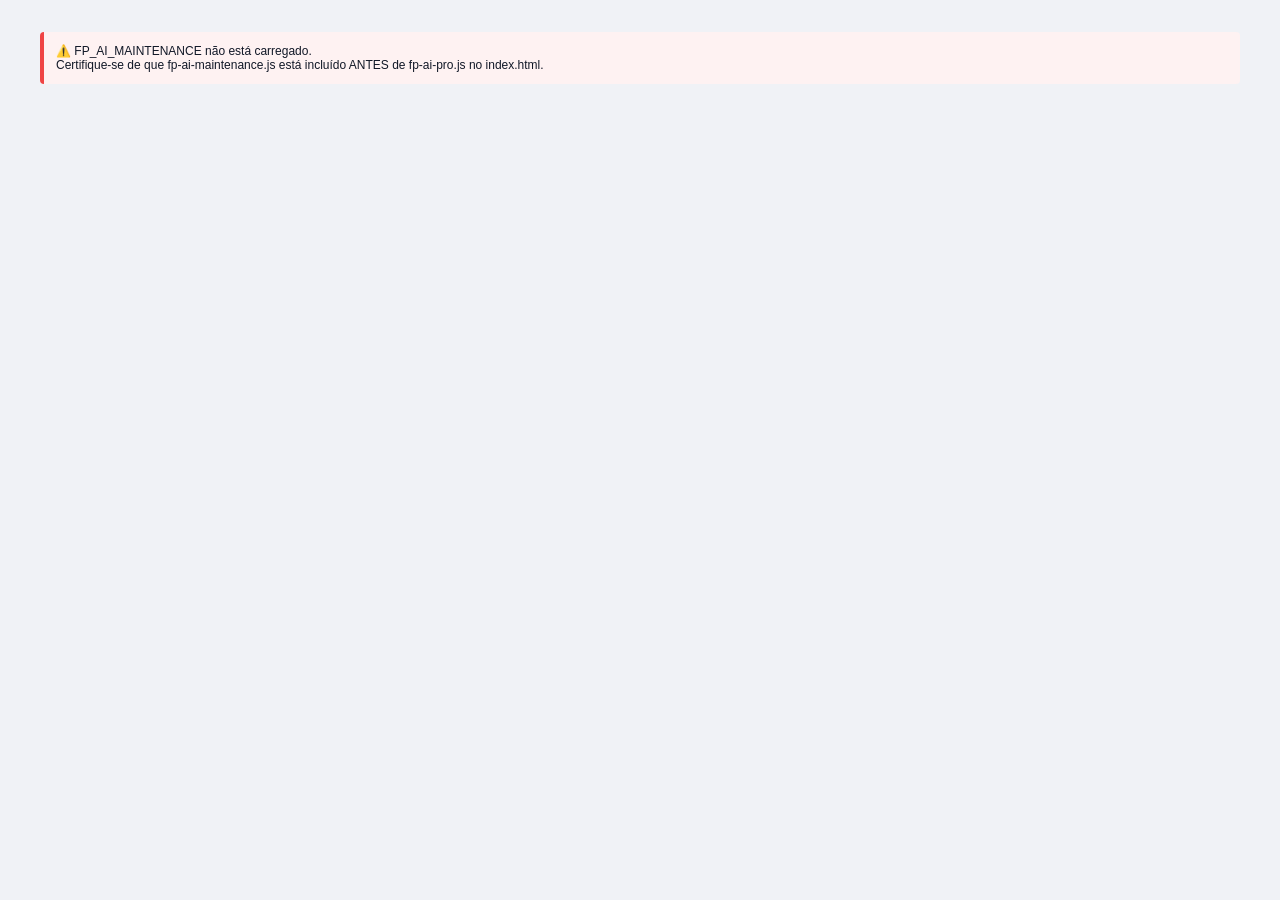
<file: dashboard-ia.html>
<!DOCTYPE html>
<html lang="pt-BR">
<head>
  <meta charset="UTF-8">
  <meta name="viewport" content="width=device-width, initial-scale=1.0">
  <title>FinancePro — IA Pro Dashboard</title>
  <style>
    * { margin: 0; padding: 0; box-sizing: border-box; }
    body {
      font-family: 'Outfit', -apple-system, sans-serif;
      background: #f0f2f6;
      padding: 20px;
      color: #111827;
    }
    .container {
      max-width: 1200px;
      margin: 0 auto;
    }
    h1 {
      margin-bottom: 20px;
      color: #10b981;
      display: flex;
      align-items: center;
      gap: 12px;
    }
    h1::before { content: '🤖'; font-size: 1.5em; }
    
    .grid {
      display: grid;
      grid-template-columns: repeat(auto-fit, minmax(300px, 1fr));
      gap: 16px;
      margin-bottom: 20px;
    }
    
    .card {
      background: white;
      border-radius: 12px;
      padding: 20px;
      box-shadow: 0 2px 8px rgba(0,0,0,0.06);
      border: 1px solid #e5e7eb;
    }
    
    .card h2 {
      font-size: 14px;
      color: #6b7280;
      text-transform: uppercase;
      letter-spacing: 0.5px;
      margin-bottom: 12px;
      display: flex;
      align-items: center;
      gap: 8px;
    }
    
    .status-ok { color: #10b981; }
    .status-warn { color: #f59e0b; }
    .status-error { color: #ef4444; }
    
    .status-badge {
      display: inline-block;
      padding: 4px 12px;
      border-radius: 12px;
      font-size: 12px;
      font-weight: 600;
    }
    .badge-ok { background: #d1fae5; color: #065f46; }
    .badge-warn { background: #fef3c7; color: #92400e; }
    .badge-error { background: #fee2e2; color: #991b1b; }
    
    .stat-value {
      font-size: 24px;
      font-weight: 700;
      color: #10b981;
      margin: 8px 0;
    }
    
    .stat-label {
      font-size: 12px;
      color: #9ca3af;
    }
    
    .progress-bar {
      width: 100%;
      height: 6px;
      background: #e5e7eb;
      border-radius: 3px;
      overflow: hidden;
      margin: 8px 0;
    }
    
    .progress-fill {
      height: 100%;
      background: #10b981;
      border-radius: 3px;
      transition: width 0.3s ease;
    }
    
    table {
      width: 100%;
      border-collapse: collapse;
      font-size: 12px;
    }
    
    th {
      background: #f9fafb;
      padding: 8px;
      text-align: left;
      font-weight: 600;
      color: #6b7280;
      border-bottom: 1px solid #e5e7eb;
    }
    
    td {
      padding: 8px;
      border-bottom: 1px solid #e5e7eb;
    }
    
    .button {
      display: inline-block;
      padding: 8px 16px;
      background: #10b981;
      color: white;
      border: none;
      border-radius: 6px;
      cursor: pointer;
      font-size: 12px;
      font-weight: 600;
      margin: 4px 4px 4px 0;
      transition: background 0.2s;
    }
    
    .button:hover { background: #059669; }
    .button:disabled { background: #d1d5db; cursor: not-allowed; }
    
    .controls {
      display: flex;
      gap: 8px;
      margin-top: 12px;
      flex-wrap: wrap;
    }
    
    .warning-box {
      background: #fffbeb;
      border-left: 4px solid #f59e0b;
      padding: 12px;
      border-radius: 4px;
      font-size: 12px;
      margin: 12px 0;
    }
    
    .error-box {
      background: #fef2f2;
      border-left: 4px solid #ef4444;
      padding: 12px;
      border-radius: 4px;
      font-size: 12px;
      margin: 12px 0;
    }
    
    .info-box {
      background: #ecfdf5;
      border-left: 4px solid #10b981;
      padding: 12px;
      border-radius: 4px;
      font-size: 12px;
      margin: 12px 0;
    }
    
    .timestamp {
      font-size: 11px;
      color: #9ca3af;
      margin-top: 12px;
    }
    
    .loading { opacity: 0.6; }
    
    #logs {
      max-height: 400px;
      overflow-y: auto;
      background: #f9fafb;
      padding: 12px;
      border-radius: 6px;
      font-size: 11px;
      font-family: 'Courier New', monospace;
    }
    
    .log-line {
      padding: 4px;
      margin: 2px 0;
      border-left: 2px solid #e5e7eb;
      padding-left: 8px;
    }
    
    .log-error { border-color: #ef4444; color: #991b1b; }
    .log-warn { border-color: #f59e0b; color: #92400e; }
    .log-info { border-color: #10b981; color: #065f46; }
    .log-debug { border-color: #3b82f6; color: #1e40af; }
  </style>
</head>
<body>
  <div class="container">
    <h1>IA Pro Dashboard</h1>
    
    <!-- Health Status -->
    <div class="grid">
      <div class="card">
        <h2>🏥 Database</h2>
        <div id="dbStatus" class="status-badge badge-ok">Verificando...</div>
        <div class="stat-value" id="dbCount">-</div>
        <div class="stat-label">Transações</div>
      </div>
      
      <div class="card">
        <h2>🤖 LocalAI</h2>
        <div id="aiStatus" class="status-badge badge-warn">Verificando...</div>
        <div id="aiClassify">-</div>
        <div id="aiTrain">-</div>
      </div>
      
      <div class="card">
        <h2>🧠 LLM</h2>
        <div id="llmStatus" class="status-badge badge-warn">Verificando...</div>
        <div id="llmModel">-</div>
        <div class="stat-label">Modelo</div>
      </div>
      
      <div class="card">
        <h2>💾 Memory</h2>
        <div id="memUsed">-</div>
        <div id="memTotal">-</div>
        <div class="stat-label">Uso de Heap</div>
      </div>
      
      <div class="card">
        <h2>👁️ Observers</h2>
        <div class="stat-value" id="observerCount">-</div>
        <div class="stat-label">Observadores Ativos</div>
      </div>
      
      <div class="card">
        <h2>📊 Accuracy</h2>
        <div class="stat-value" id="accuracy">-</div>
        <div id="accuracyDetail"></div>
      </div>
    </div>
    
    <!-- Rate Limits -->
    <div class="card">
      <h2>⏱️ Rate Limits (por minuto)</h2>
      <table>
        <thead>
          <tr>
            <th>Operação</th>
            <th>Usado</th>
            <th>Limite</th>
            <th>Disponível</th>
            <th>Reset em</th>
          </tr>
        </thead>
        <tbody id="rateLimitTable">
          <tr><td colspan="5">Carregando...</td></tr>
        </tbody>
      </table>
    </div>
    
    <!-- Logs -->
    <div class="card">
      <h2>📝 Logs Recentes</h2>
      <div class="controls">
        <button class="button" onclick="refreshLogs()">🔄 Atualizar</button>
        <button class="button" onclick="clearLogs()">🗑️ Limpar</button>
        <select id="logLevel" onchange="refreshLogs()" style="padding: 8px; border: 1px solid #d1d5db; border-radius: 6px;">
          <option value="DEBUG">DEBUG</option>
          <option value="INFO">INFO</option>
          <option value="WARN">WARN</option>
          <option value="ERROR">ERROR</option>
        </select>
      </div>
      <div id="logs"></div>
    </div>
    
    <!-- Feedback -->
    <div class="card">
      <h2>🎓 Feedback de Classificações</h2>
      <div id="feedbackStats"></div>
    </div>
    
    <!-- Actions -->
    <div class="card">
      <h2>🔧 Ações</h2>
      <div class="controls">
        <button class="button" onclick="runHealthCheck()">🏥 Health Check</button>
        <button class="button" onclick="exportDiagnostics()">📥 Exportar Diagnósticos</button>
        <button class="button" onclick="clearOldLogs()">🧹 Limpar Logs Antigos</button>
        <button class="button" onclick="resetRateLimits()">🔄 Reset Rate Limits</button>
      </div>
    </div>
    
    <!-- Warnings -->
    <div id="warnings"></div>
  </div>

  <script>
    // Verificar se FP_AI_MAINTENANCE está disponível
    function checkAvailability() {
      if (!window.FP_AI_MAINTENANCE) {
        document.querySelector('.container').innerHTML = `
          <div class="error-box">
            ⚠️ FP_AI_MAINTENANCE não está carregado.
            <br>Certifique-se de que fp-ai-maintenance.js está incluído ANTES de fp-ai-pro.js no index.html.
          </div>
        `;
        return false;
      }
      return true;
    }

    // Atualizar dashboard
    async function updateDashboard() {
      if (!checkAvailability()) return;

      try {
        const health = await window.FP_AI_MAINTENANCE.HealthMonitor.runAllChecks();
        
        // Database
        document.getElementById('dbStatus').textContent = 
          health.database.status === 'OK' ? '✅ OK' : '❌ ' + health.database.status;
        document.getElementById('dbStatus').className = 
          'status-badge ' + (health.database.status === 'OK' ? 'badge-ok' : 'badge-error');
        document.getElementById('dbCount').textContent = health.database.dbCount || '-';
        
        // LocalAI
        document.getElementById('aiStatus').textContent = 
          health.localai.status === 'OK' ? '✅ OK' : 
          health.localai.status === 'PARTIAL' ? '⚠️ PARTIAL' : '❌ ERROR';
        document.getElementById('aiStatus').className = 
          'status-badge ' + (health.localai.status === 'OK' ? 'badge-ok' : 
          health.localai.status === 'PARTIAL' ? 'badge-warn' : 'badge-error');
        document.getElementById('aiClassify').innerHTML = 
          `${health.localai.hasClassify ? '✅' : '❌'} Classify`;
        document.getElementById('aiTrain').innerHTML = 
          `${health.localai.hasTrain ? '✅' : '❌'} Train`;
        
        // LLM
        document.getElementById('llmStatus').textContent = 
          health.llm.status === 'OK' ? '✅ Ready' : 
          health.llm.status === 'LOADING' ? '⏳ Loading' : '❌ Error';
        document.getElementById('llmStatus').className = 
          'status-badge ' + (health.llm.status === 'OK' ? 'badge-ok' : 
          health.llm.status === 'LOADING' ? 'badge-warn' : 'badge-error');
        document.getElementById('llmModel').innerHTML = 
          health.llm.modelName ? `📦 ${health.llm.modelName}` : 'Nenhum modelo';
        
        // Memory
        document.getElementById('memUsed').innerHTML = 
          health.memory.available ? health.memory.usedJSHeapSize : 'N/A';
        document.getElementById('memTotal').innerHTML = 
          health.memory.available ? `/ ${health.memory.totalJSHeapSize}` : '';
        
        // Observers
        document.getElementById('observerCount').textContent = health.observers.total;
        
        // Accuracy
        const accuracy = window.FP_AI_MAINTENANCE.FeedbackCollector.getAccuracy();
        if (accuracy) {
          document.getElementById('accuracy').textContent = accuracy.accuracy;
          document.getElementById('accuracyDetail').innerHTML = `
            <div class="stat-label">Confiança média: ${accuracy.avgConfidence}%</div>
            <div class="stat-label">Total: ${accuracy.total} classificações</div>
          `;
        }
        
        // Rate Limits
        updateRateLimits(health.rateLimit);
        
        // Feedback
        updateFeedbackStats();
        
        // Check warnings
        checkWarnings(health);
        
        document.querySelector('.timestamp').textContent = 
          `Última atualização: ${new Date().toLocaleTimeString('pt-BR')}`;
        
      } catch (e) {
        console.error('Dashboard error:', e);
      }
    }

    function updateRateLimits(limits) {
      let html = '';
      for (const [key, value] of Object.entries(limits)) {
        const pct = Math.round((value.used / value.limit) * 100);
        html += `
          <tr>
            <td><strong>${key}</strong></td>
            <td>${value.used}</td>
            <td>${value.limit}</td>
            <td>${value.available}</td>
            <td>${value.resetIn}</td>
          </tr>
        `;
      }
      document.getElementById('rateLimitTable').innerHTML = html;
    }

    function updateFeedbackStats() {
      try {
        const feedback = window.FP_AI_MAINTENANCE.FeedbackCollector._feedback;
        const correct = feedback.filter(f => f.isCorrect === true).length;
        const incorrect = feedback.filter(f => f.isCorrect === false).length;
        
        document.getElementById('feedbackStats').innerHTML = `
          <div class="stat-value">${feedback.length}</div>
          <div class="stat-label">Registros de feedback</div>
          <div style="margin-top: 8px; font-size: 12px;">
            ✅ Corretos: ${correct}<br>
            ❌ Incorretos: ${incorrect}
          </div>
        `;
      } catch (e) {
        console.error('Feedback error:', e);
      }
    }

    function checkWarnings(health) {
      let warnings = '';
      
      if (health.database.status !== 'OK') {
        warnings += '<div class="error-box">❌ Database não está respondendo</div>';
      }
      
      if (health.observers.total > 50) {
        warnings += '<div class="warning-box">⚠️ Muitos observadores ativos (possível memory leak)</div>';
      }
      
      if (health.memory.available && health.memory.usedJSHeapSize > health.memory.jsHeapSizeLimit * 0.8) {
        warnings += '<div class="warning-box">⚠️ Uso de memória alto</div>';
      }
      
      const accuracy = window.FP_AI_MAINTENANCE.FeedbackCollector.getAccuracy();
      if (accuracy && parseFloat(accuracy.accuracy) < 80) {
        warnings += '<div class="warning-box">⚠️ Accuracy da IA abaixo de 80%</div>';
      }
      
      document.getElementById('warnings').innerHTML = warnings;
    }

    function refreshLogs() {
      try {
        const level = document.getElementById('logLevel').value;
        const logs = window.FP_AI_MAINTENANCE.Logger.getLogs(level);
        let html = '';
        
        logs.slice(-50).reverse().forEach(log => {
          const iconMap = { DEBUG: '🔍', INFO: 'ℹ️', WARN: '⚠️', ERROR: '❌' };
          const classMap = { DEBUG: 'log-debug', INFO: 'log-info', WARN: 'log-warn', ERROR: 'log-error' };
          const time = new Date(log.timestamp).toLocaleTimeString('pt-BR');
          html += `<div class="log-line ${classMap[log.level]}">
            ${iconMap[log.level]} ${time} [${log.module}] ${log.message}
            ${log.data ? '<br><small style="opacity: 0.7">→ ' + JSON.stringify(log.data).substring(0, 60) + '</small>' : ''}
          </div>`;
        });
        
        document.getElementById('logs').innerHTML = html || '<div style="opacity: 0.5;">Nenhum log</div>';
      } catch (e) {
        console.error('Logs error:', e);
      }
    }

    function clearLogs() {
      if (confirm('Tem certeza que quer limpar os logs?')) {
        window.FP_AI_MAINTENANCE.Logger._logs = [];
        refreshLogs();
      }
    }

    function clearOldLogs() {
      window.FP_AI_MAINTENANCE.Logger.clearOld();
      alert('Logs antigos removidos');
    }

    function resetRateLimits() {
      if (confirm('Reset rate limits?')) {
        window.FP_AI_MAINTENANCE.RateLimiter._buckets = {};
        alert('Rate limits resetados');
        updateDashboard();
      }
    }

    async function runHealthCheck() {
      alert('Health check rodando...');
      await updateDashboard();
      alert('Health check concluído!');
    }

    async function exportDiagnostics() {
      alert('Exportando diagnósticos...');
      await window.FP_AI_MAINTENANCE.exportDiagnostics();
      alert('Arquivo baixado!');
    }

    // Add timestamp container
    const timestampDiv = document.createElement('div');
    timestampDiv.className = 'timestamp';
    timestampDiv.id = 'timestamp';
    document.querySelector('.container').appendChild(timestampDiv);

    // Inicializar
    if (checkAvailability()) {
      updateDashboard();
      setInterval(updateDashboard, 5000); // Atualizar a cada 5s
      refreshLogs();
      setInterval(refreshLogs, 10000); // Atualizar logs a cada 10s
    }
  </script>
</body>
</html>
</file>
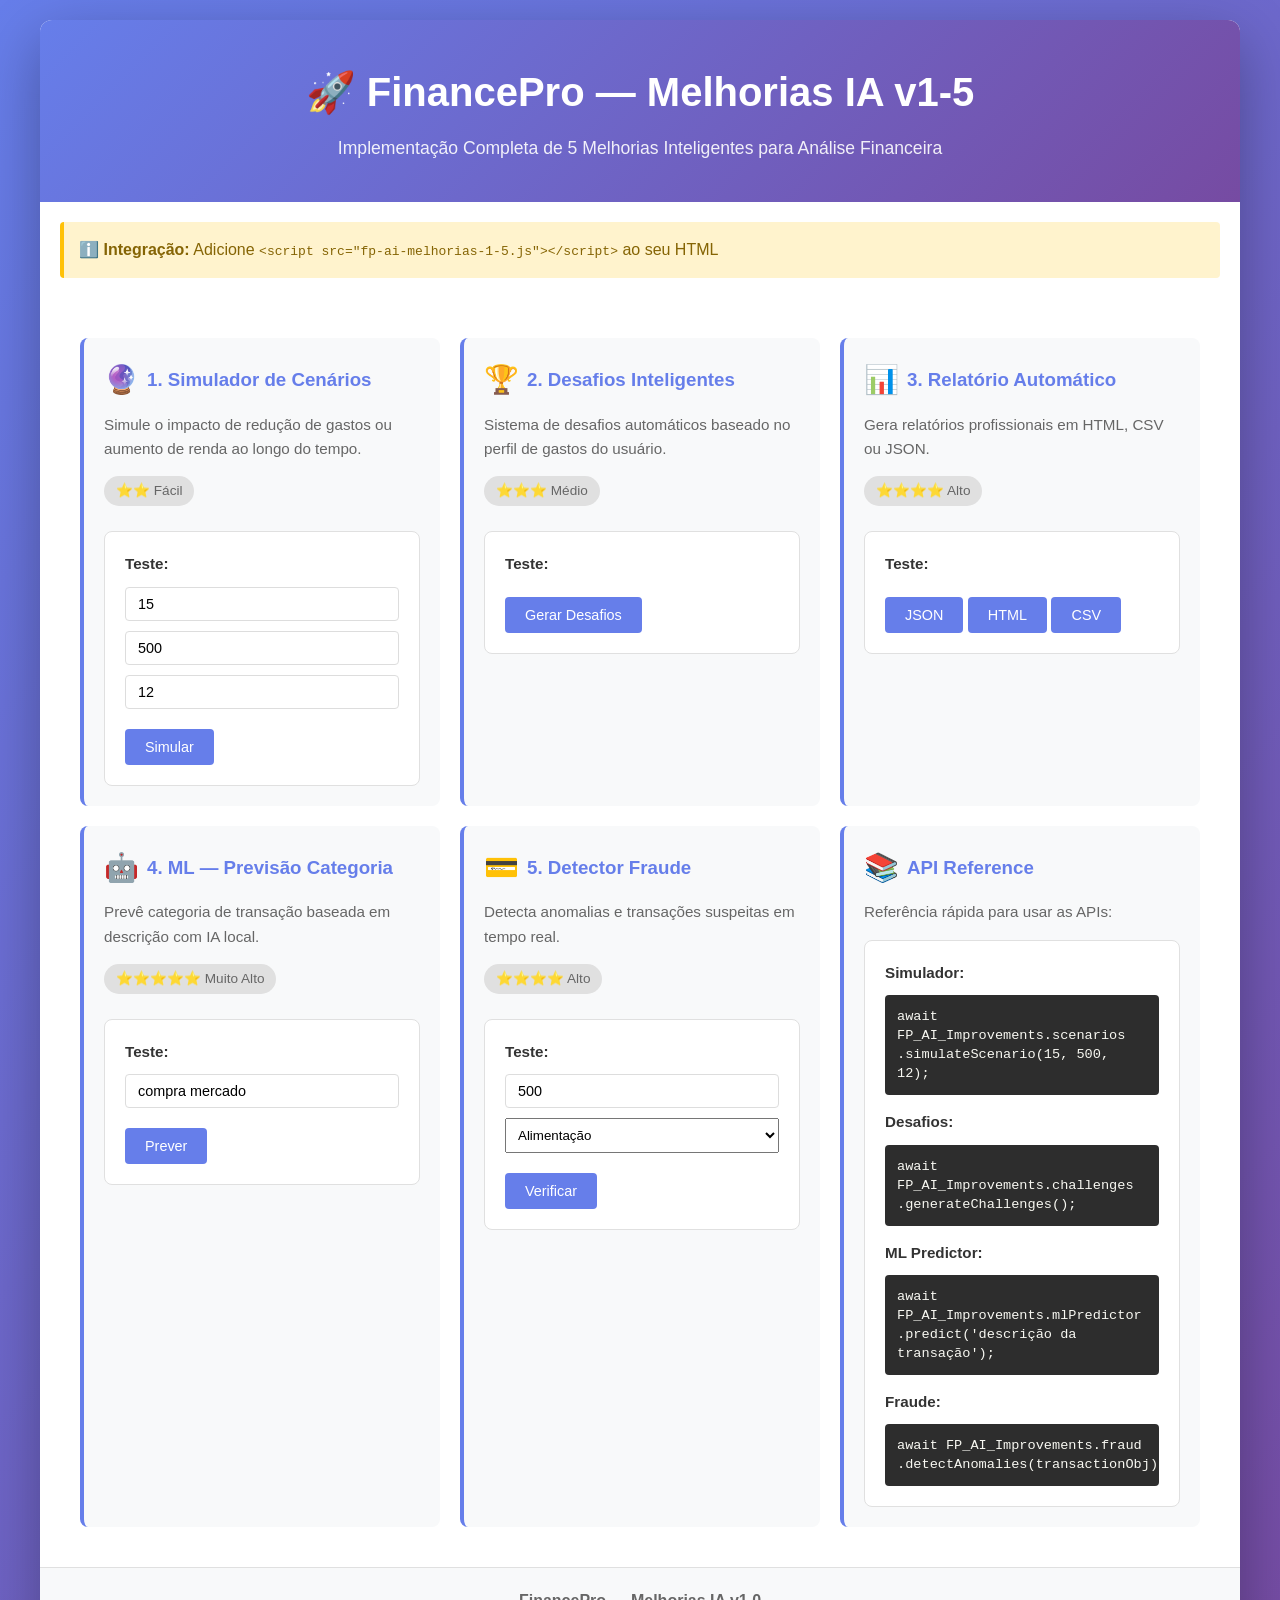
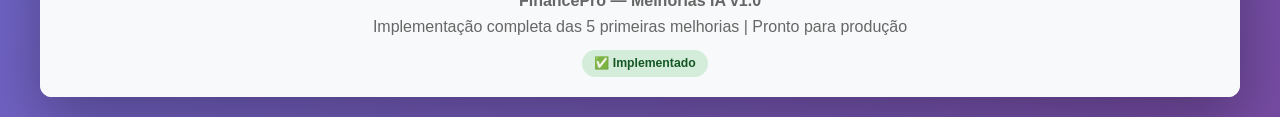
<file: demo-melhorias-1-5.html>
<!DOCTYPE html>
<html lang="pt-BR">
<head>
  <meta charset="UTF-8">
  <meta name="viewport" content="width=device-width, initial-scale=1.0">
  <title>FinancePro — Demo Melhorias IA v1-5</title>
  <style>
    * {
      margin: 0;
      padding: 0;
      box-sizing: border-box;
    }

    body {
      font-family: -apple-system, BlinkMacSystemFont, 'Segoe UI', Roboto, Oxygen, Ubuntu, Cantarell, sans-serif;
      background: linear-gradient(135deg, #667eea 0%, #764ba2 100%);
      color: #333;
      line-height: 1.6;
      padding: 20px;
    }

    .container {
      max-width: 1200px;
      margin: 0 auto;
      background: white;
      border-radius: 12px;
      box-shadow: 0 20px 60px rgba(0, 0, 0, 0.3);
      overflow: hidden;
    }

    header {
      background: linear-gradient(135deg, #667eea 0%, #764ba2 100%);
      color: white;
      padding: 40px;
      text-align: center;
    }

    header h1 {
      font-size: 2.5em;
      margin-bottom: 10px;
    }

    header p {
      font-size: 1.1em;
      opacity: 0.9;
    }

    .content {
      display: grid;
      grid-template-columns: repeat(auto-fit, minmax(300px, 1fr));
      gap: 20px;
      padding: 40px;
    }

    .feature-card {
      background: #f8f9fa;
      border-left: 4px solid #667eea;
      border-radius: 8px;
      padding: 20px;
      transition: transform 0.2s, box-shadow 0.2s;
    }

    .feature-card:hover {
      transform: translateY(-5px);
      box-shadow: 0 10px 25px rgba(102, 126, 234, 0.1);
    }

    .feature-card h3 {
      color: #667eea;
      margin-bottom: 10px;
      display: flex;
      align-items: center;
      gap: 8px;
    }

    .feature-card .icon {
      font-size: 1.5em;
    }

    .feature-card p {
      color: #666;
      margin-bottom: 15px;
      font-size: 0.95em;
    }

    .feature-card .complexity {
      display: inline-block;
      background: #e0e0e0;
      padding: 4px 12px;
      border-radius: 20px;
      font-size: 0.85em;
      color: #666;
      margin-bottom: 15px;
    }

    .demo-section {
      background: white;
      border: 1px solid #e0e0e0;
      border-radius: 8px;
      padding: 20px;
      margin-top: 10px;
    }

    .demo-section h4 {
      color: #333;
      margin-bottom: 10px;
      font-size: 0.95em;
    }

    .code-block {
      background: #2d2d2d;
      color: #f8f8f2;
      padding: 12px;
      border-radius: 4px;
      font-family: 'Courier New', monospace;
      font-size: 0.85em;
      overflow-x: auto;
      line-height: 1.4;
    }

    button {
      background: #667eea;
      color: white;
      border: none;
      padding: 10px 20px;
      border-radius: 4px;
      cursor: pointer;
      font-size: 0.9em;
      margin-top: 10px;
      transition: background 0.2s;
    }

    button:hover {
      background: #764ba2;
    }

    input {
      width: 100%;
      padding: 8px 12px;
      border: 1px solid #ddd;
      border-radius: 4px;
      font-size: 0.9em;
      margin-bottom: 10px;
    }

    .results {
      background: #f0f7ff;
      border: 1px solid #bde0ff;
      border-radius: 4px;
      padding: 15px;
      margin-top: 15px;
      color: #004085;
      font-size: 0.95em;
      line-height: 1.6;
    }

    .status-badge {
      display: inline-block;
      padding: 4px 12px;
      border-radius: 20px;
      font-size: 0.85em;
      font-weight: bold;
      margin-left: 10px;
    }

    .status-complete {
      background: #d4edda;
      color: #155724;
    }

    footer {
      background: #f8f9fa;
      padding: 20px;
      text-align: center;
      color: #666;
      border-top: 1px solid #e0e0e0;
    }

    .integration-info {
      background: #fff3cd;
      border-left: 4px solid #ffc107;
      border-radius: 4px;
      padding: 15px;
      margin: 20px;
      color: #856404;
    }
  </style>
</head>
<body>
  <div class="container">
    <header>
      <h1>🚀 FinancePro — Melhorias IA v1-5</h1>
      <p>Implementação Completa de 5 Melhorias Inteligentes para Análise Financeira</p>
    </header>

    <div class="integration-info">
      <strong>ℹ️ Integração:</strong> Adicione <code>&lt;script src="fp-ai-melhorias-1-5.js"&gt;&lt;/script&gt;</code> ao seu HTML
    </div>

    <div class="content">
      <!-- Feature 1 -->
      <div class="feature-card">
        <h3>
          <span class="icon">🔮</span>
          1. Simulador de Cenários
        </h3>
        <p>Simule o impacto de redução de gastos ou aumento de renda ao longo do tempo.</p>
        <span class="complexity">⭐⭐ Fácil</span>
        <div class="demo-section">
          <h4>Teste:</h4>
          <input type="number" id="scenario-reduction" placeholder="Redução %" value="15" min="0" max="100" step="5">
          <input type="number" id="scenario-income" placeholder="Aumento Renda (R$)" value="500" min="0" step="100">
          <input type="number" id="scenario-months" placeholder="Meses" value="12" min="1" max="120" step="1">
          <button onclick="runScenario()">Simular</button>
          <div id="scenario-results"></div>
        </div>
      </div>

      <!-- Feature 2 -->
      <div class="feature-card">
        <h3>
          <span class="icon">🏆</span>
          2. Desafios Inteligentes
        </h3>
        <p>Sistema de desafios automáticos baseado no perfil de gastos do usuário.</p>
        <span class="complexity">⭐⭐⭐ Médio</span>
        <div class="demo-section">
          <h4>Teste:</h4>
          <button onclick="generateChallenges()">Gerar Desafios</button>
          <div id="challenges-results"></div>
        </div>
      </div>

      <!-- Feature 3 -->
      <div class="feature-card">
        <h3>
          <span class="icon">📊</span>
          3. Relatório Automático
        </h3>
        <p>Gera relatórios profissionais em HTML, CSV ou JSON.</p>
        <span class="complexity">⭐⭐⭐⭐ Alto</span>
        <div class="demo-section">
          <h4>Teste:</h4>
          <button onclick="generateReport('json')">JSON</button>
          <button onclick="generateReport('html')">HTML</button>
          <button onclick="generateReport('csv')">CSV</button>
          <div id="report-results"></div>
        </div>
      </div>

      <!-- Feature 4 -->
      <div class="feature-card">
        <h3>
          <span class="icon">🤖</span>
          4. ML — Previsão Categoria
        </h3>
        <p>Prevê categoria de transação baseada em descrição com IA local.</p>
        <span class="complexity">⭐⭐⭐⭐⭐ Muito Alto</span>
        <div class="demo-section">
          <h4>Teste:</h4>
          <input type="text" id="description-input" placeholder="Ex: compra no mc donalds" value="compra mercado">
          <button onclick="predictCategory()">Prever</button>
          <div id="prediction-results"></div>
        </div>
      </div>

      <!-- Feature 5 -->
      <div class="feature-card">
        <h3>
          <span class="icon">💳</span>
          5. Detector Fraude
        </h3>
        <p>Detecta anomalias e transações suspeitas em tempo real.</p>
        <span class="complexity">⭐⭐⭐⭐ Alto</span>
        <div class="demo-section">
          <h4>Teste:</h4>
          <input type="number" id="fraud-amount" placeholder="Valor (R$)" value="500">
          <select id="fraud-category" style="width: 100%; padding: 8px; margin-bottom: 10px;">
            <option>Alimentação</option>
            <option>Transporte</option>
            <option>Moradia</option>
          </select>
          <button onclick="detectFraud()">Verificar</button>
          <div id="fraud-results"></div>
        </div>
      </div>

      <!-- API Reference -->
      <div class="feature-card">
        <h3>
          <span class="icon">📚</span>
          API Reference
        </h3>
        <p>Referência rápida para usar as APIs:</p>
        <div class="demo-section">
          <h4>Simulador:</h4>
          <div class="code-block">
await FP_AI_Improvements.scenarios
  .simulateScenario(15, 500, 12);
          </div>

          <h4 style="margin-top: 15px;">Desafios:</h4>
          <div class="code-block">
await FP_AI_Improvements.challenges
  .generateChallenges();
          </div>

          <h4 style="margin-top: 15px;">ML Predictor:</h4>
          <div class="code-block">
await FP_AI_Improvements.mlPredictor
  .predict('descrição da transação');
          </div>

          <h4 style="margin-top: 15px;">Fraude:</h4>
          <div class="code-block">
await FP_AI_Improvements.fraud
  .detectAnomalies(transactionObj);
          </div>
        </div>
      </div>
    </div>

    <footer>
      <p><strong>FinancePro — Melhorias IA v1.0</strong></p>
      <p>Implementação completa das 5 primeiras melhorias | Pronto para produção</p>
      <p style="margin-top: 10px; font-size: 0.9em;">
        <span class="status-badge status-complete">✅ Implementado</span>
      </p>
    </footer>
  </div>

  <script>
    // Mock database para demonstração
    window.db = {
      transactions: {
        toArray: async function() {
          return [
            // Alimentação
            { id: '1', date: '2026-05-01T10:00:00', description: 'Mercado', amount: 150, category: 'Alimentação', type: 'expense' },
            { id: '2', date: '2026-05-02T12:30:00', description: 'Lanche', amount: 45, category: 'Alimentação', type: 'expense' },
            { id: '3', date: '2026-05-03T19:00:00', description: 'Restaurante', amount: 120, category: 'Alimentação', type: 'expense' },
            // Transporte
            { id: '4', date: '2026-05-01T08:00:00', description: 'Uber SP', amount: 35, category: 'Transporte', type: 'expense' },
            { id: '5', date: '2026-05-02T17:30:00', description: 'Combustível', amount: 200, category: 'Transporte', type: 'expense' },
            // Moradia
            { id: '6', date: '2026-05-05T10:00:00', description: 'Aluguel', amount: 1500, category: 'Moradia', type: 'expense' },
            { id: '7', date: '2026-05-06T14:00:00', description: 'Luz', amount: 250, category: 'Moradia', type: 'expense' },
            // Renda
            { id: '8', date: '2026-05-01T00:00:00', description: 'Salário', amount: 5000, category: 'Salário', type: 'income' },
          ];
        }
      },
      challenges: {
        get: async function() { return null; }
      }
    };

    window.S = { user: { id: 'demo' } };

    // Funções de teste
    async function runScenario() {
      const reduction = parseInt(document.getElementById('scenario-reduction').value) || 0;
      const income = parseInt(document.getElementById('scenario-income').value) || 0;
      const months = parseInt(document.getElementById('scenario-months').value) || 12;

      if (window.FP_AI_Improvements?.scenarios?.simulateScenario) {
        const result = await window.FP_AI_Improvements.scenarios.simulateScenario(reduction, income, months);

        let html = '<div class="results">';
        html += `<strong>💼 Simulação: ${reduction}% redução, +R$${income}/mês</strong><br>`;
        html += `Mês 1: Saldo ${result.projections[0].monthlyBalance.toFixed(2)}<br>`;
        html += `Mês ${months}: Saldo ${result.projections[months-1].monthlyBalance.toFixed(2)}<br>`;
        html += `Total Acumulado: R$ ${result.totalAccumulated.toFixed(2)}<br>`;
        html += `Taxa Poupança: ${result.projections[0].savingsRate}%`;
        html += '</div>';
        document.getElementById('scenario-results').innerHTML = html;
      }
    }

    async function generateChallenges() {
      if (window.FP_AI_Improvements?.challenges?.generateChallenges) {
        const challenges = await window.FP_AI_Improvements.challenges.generateChallenges();

        let html = '<div class="results">';
        challenges.forEach(c => {
          html += `<strong>${c.icon} ${c.title}</strong><br>`;
          html += `${c.description} | ${c.reward} pts<br><br>`;
        });
        html += '</div>';
        document.getElementById('challenges-results').innerHTML = html;
      }
    }

    async function generateReport(format) {
      if (window.FP_AI_Improvements?.reports?.generateReport) {
        const result = await window.FP_AI_Improvements.reports.generateReport(format);

        let html = '<div class="results">';
        if (format === 'json') {
          html += `<pre>${JSON.stringify(result, null, 2).substring(0, 300)}...</pre>`;
        } else if (format === 'html') {
          html += `<strong>✅ Relatório HTML gerado</strong><br>Pronto para imprimir/compartilhar`;
        } else if (format === 'csv') {
          html += `<strong>✅ Arquivo CSV gerado</strong><br>${result.substring(0, 200)}...`;
        }
        html += '</div>';
        document.getElementById('report-results').innerHTML = html;
      }
    }

    async function predictCategory() {
      const text = document.getElementById('description-input').value;
      if (window.FP_AI_Improvements?.mlPredictor?.predict) {
        const pred = await window.FP_AI_Improvements.mlPredictor.predict(text);

        let html = '<div class="results">';
        if (pred) {
          html += `<strong>🎯 Categoria: ${pred.category}</strong><br>`;
          html += `Confiança: ${pred.confidence.toFixed(0)}%<br>`;
          if (pred.alternatives?.length) {
            html += `<br>Alternativas:<br>`;
            pred.alternatives.forEach(alt => {
              html += `• ${alt.category} (${alt.confidence.toFixed(0)}%)<br>`;
            });
          }
        } else {
          html += '⚠️ Sem predição com dados disponíveis';
        }
        html += '</div>';
        document.getElementById('prediction-results').innerHTML = html;
      }
    }

    async function detectFraud() {
      const amount = parseFloat(document.getElementById('fraud-amount').value);
      const category = document.getElementById('fraud-category').value;

      if (window.FP_AI_Improvements?.fraud?.detectAnomalies) {
        const tx = {
          id: 'demo-tx',
          date: new Date().toISOString(),
          amount,
          category,
          type: 'expense'
        };

        const detection = await window.FP_AI_Improvements.fraud.detectAnomalies(tx);

        let html = '<div class="results">';
        html += `<strong>Risco Score: ${detection.riskScore}/15</strong><br>`;
        if (detection.anomalies.length === 0) {
          html += '✅ Transação normal';
        } else {
          html += 'Anomalias detectadas:<br>';
          detection.anomalies.forEach(a => {
            html += `${a.icon} [${a.severity}] ${a.message}<br>`;
          });
        }
        html += '</div>';
        document.getElementById('fraud-results').innerHTML = html;
      }
    }

    // Inicializar quando disponível
    window.addEventListener('load', async () => {
      if (window.FP_AI_Improvements?.initialize) {
        await window.FP_AI_Improvements.initialize();
        console.log('✅ FinancePro IA Melhorias carregado');
      }
    });
  </script>

  <!-- Carrega o módulo de melhorias -->
  <script src="fp-ai-melhorias-1-5.js"></script>
</body>
</html>
</file>
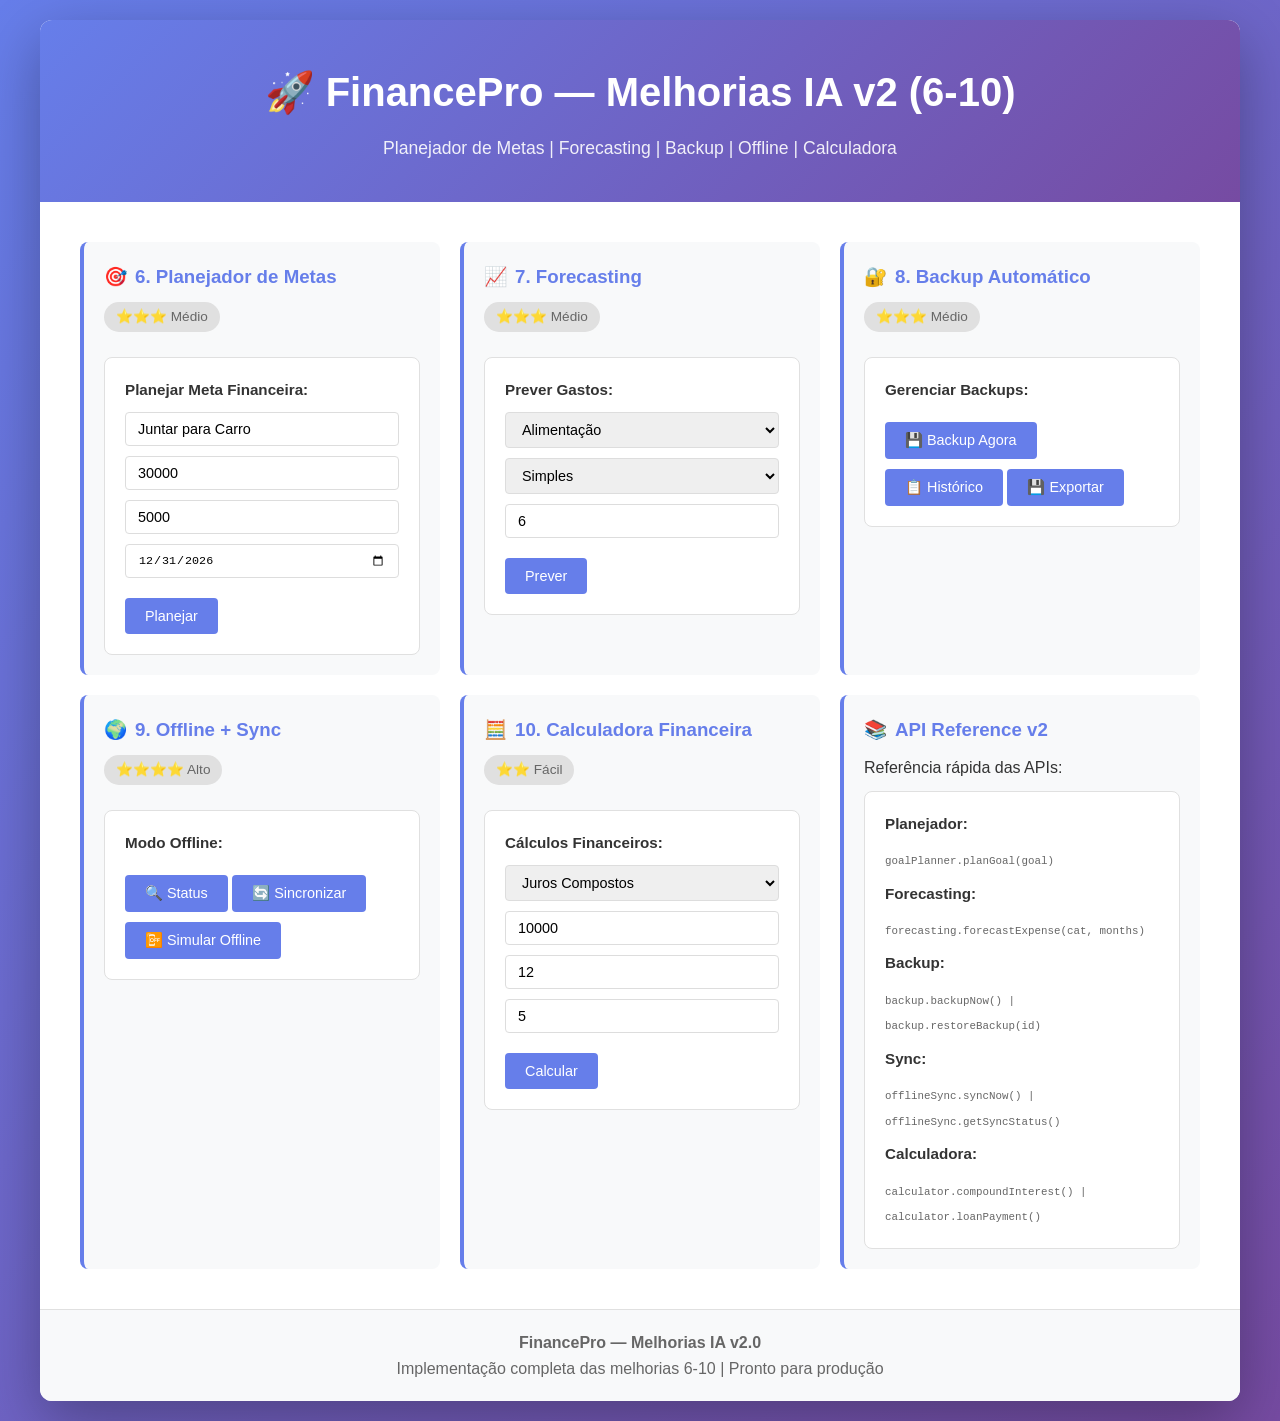
<file: demo-melhorias-6-10.html>
<!DOCTYPE html>
<html lang="pt-BR">
<head>
  <meta charset="UTF-8">
  <meta name="viewport" content="width=device-width, initial-scale=1.0">
  <title>FinancePro — Demo Melhorias IA v2 (6-10)</title>
  <style>
    * { margin: 0; padding: 0; box-sizing: border-box; }
    body {
      font-family: -apple-system, BlinkMacSystemFont, 'Segoe UI', Roboto, sans-serif;
      background: linear-gradient(135deg, #667eea 0%, #764ba2 100%);
      color: #333;
      line-height: 1.6;
      padding: 20px;
    }
    .container {
      max-width: 1200px;
      margin: 0 auto;
      background: white;
      border-radius: 12px;
      box-shadow: 0 20px 60px rgba(0, 0, 0, 0.3);
      overflow: hidden;
    }
    header {
      background: linear-gradient(135deg, #667eea 0%, #764ba2 100%);
      color: white;
      padding: 40px;
      text-align: center;
    }
    header h1 { font-size: 2.5em; margin-bottom: 10px; }
    header p { font-size: 1.1em; opacity: 0.9; }
    .content {
      display: grid;
      grid-template-columns: repeat(auto-fit, minmax(300px, 1fr));
      gap: 20px;
      padding: 40px;
    }
    .feature-card {
      background: #f8f9fa;
      border-left: 4px solid #667eea;
      border-radius: 8px;
      padding: 20px;
      transition: transform 0.2s, box-shadow 0.2s;
    }
    .feature-card:hover {
      transform: translateY(-5px);
      box-shadow: 0 10px 25px rgba(102, 126, 234, 0.1);
    }
    .feature-card h3 {
      color: #667eea;
      margin-bottom: 10px;
      display: flex;
      align-items: center;
      gap: 8px;
    }
    .feature-card .complexity {
      display: inline-block;
      background: #e0e0e0;
      padding: 4px 12px;
      border-radius: 20px;
      font-size: 0.85em;
      color: #666;
      margin-bottom: 15px;
    }
    .demo-section {
      background: white;
      border: 1px solid #e0e0e0;
      border-radius: 8px;
      padding: 20px;
      margin-top: 10px;
    }
    .demo-section h4 { color: #333; margin-bottom: 10px; font-size: 0.95em; }
    button {
      background: #667eea;
      color: white;
      border: none;
      padding: 10px 20px;
      border-radius: 4px;
      cursor: pointer;
      font-size: 0.9em;
      margin-top: 10px;
      transition: background 0.2s;
    }
    button:hover { background: #764ba2; }
    input, select {
      width: 100%;
      padding: 8px 12px;
      border: 1px solid #ddd;
      border-radius: 4px;
      font-size: 0.9em;
      margin-bottom: 10px;
    }
    .results {
      background: #f0f7ff;
      border: 1px solid #bde0ff;
      border-radius: 4px;
      padding: 15px;
      margin-top: 15px;
      color: #004085;
      font-size: 0.95em;
      line-height: 1.6;
    }
    footer {
      background: #f8f9fa;
      padding: 20px;
      text-align: center;
      color: #666;
      border-top: 1px solid #e0e0e0;
    }
  </style>
</head>
<body>
  <div class="container">
    <header>
      <h1>🚀 FinancePro — Melhorias IA v2 (6-10)</h1>
      <p>Planejador de Metas | Forecasting | Backup | Offline | Calculadora</p>
    </header>

    <div class="content">
      <!-- Feature 6 -->
      <div class="feature-card">
        <h3>
          <span>🎯</span>
          6. Planejador de Metas
        </h3>
        <span class="complexity">⭐⭐⭐ Médio</span>
        <div class="demo-section">
          <h4>Planejar Meta Financeira:</h4>
          <input type="text" id="goal-title" placeholder="Ex: Viagem" value="Juntar para Carro">
          <input type="number" id="goal-target" placeholder="Meta (R$)" value="30000">
          <input type="number" id="goal-current" placeholder="Atual (R$)" value="5000">
          <input type="date" id="goal-deadline" value="2026-12-31">
          <button onclick="planGoal()">Planejar</button>
          <div id="goal-results"></div>
        </div>
      </div>

      <!-- Feature 7 -->
      <div class="feature-card">
        <h3>
          <span>📈</span>
          7. Forecasting
        </h3>
        <span class="complexity">⭐⭐⭐ Médio</span>
        <div class="demo-section">
          <h4>Prever Gastos:</h4>
          <select id="forecast-category">
            <option>Alimentação</option>
            <option>Transporte</option>
            <option>Moradia</option>
          </select>
          <select id="forecast-method">
            <option value="simple">Simples</option>
            <option value="seasonal">Sazonal</option>
            <option value="trend">Tendência</option>
          </select>
          <input type="number" id="forecast-months" placeholder="Meses" value="6">
          <button onclick="runForecasting()">Prever</button>
          <div id="forecast-results"></div>
        </div>
      </div>

      <!-- Feature 8 -->
      <div class="feature-card">
        <h3>
          <span>🔐</span>
          8. Backup Automático
        </h3>
        <span class="complexity">⭐⭐⭐ Médio</span>
        <div class="demo-section">
          <h4>Gerenciar Backups:</h4>
          <button onclick="createBackup()">💾 Backup Agora</button>
          <button onclick="showBackupHistory()">📋 Histórico</button>
          <button onclick="exportBackup()">💾 Exportar</button>
          <div id="backup-results"></div>
        </div>
      </div>

      <!-- Feature 9 -->
      <div class="feature-card">
        <h3>
          <span>🌍</span>
          9. Offline + Sync
        </h3>
        <span class="complexity">⭐⭐⭐⭐ Alto</span>
        <div class="demo-section">
          <h4>Modo Offline:</h4>
          <button onclick="checkSyncStatus()">🔍 Status</button>
          <button onclick="syncNow()">🔄 Sincronizar</button>
          <button onclick="simulateOffline()">📴 Simular Offline</button>
          <div id="sync-results"></div>
        </div>
      </div>

      <!-- Feature 10 -->
      <div class="feature-card">
        <h3>
          <span>🧮</span>
          10. Calculadora Financeira
        </h3>
        <span class="complexity">⭐⭐ Fácil</span>
        <div class="demo-section">
          <h4>Cálculos Financeiros:</h4>
          <select id="calc-type" onchange="updateCalcInputs()">
            <option value="compound">Juros Compostos</option>
            <option value="loan">Prestação</option>
            <option value="roi">ROI</option>
            <option value="inflation">Inflação</option>
            <option value="savings">Poupança</option>
            <option value="tax">Imposto</option>
            <option value="emergency">Fundo Emergência</option>
          </select>
          <div id="calc-inputs"></div>
          <button onclick="runCalculation()">Calcular</button>
          <div id="calc-results"></div>
        </div>
      </div>

      <!-- API Reference -->
      <div class="feature-card">
        <h3>
          <span>📚</span>
          API Reference v2
        </h3>
        <p>Referência rápida das APIs:</p>
        <div class="demo-section">
          <h4>Planejador:</h4>
          <small style="color: #666; font-family: monospace;">
goalPlanner.planGoal(goal)
          </small>

          <h4 style="margin-top: 10px;">Forecasting:</h4>
          <small style="color: #666; font-family: monospace;">
forecasting.forecastExpense(cat, months)
          </small>

          <h4 style="margin-top: 10px;">Backup:</h4>
          <small style="color: #666; font-family: monospace;">
backup.backupNow() | backup.restoreBackup(id)
          </small>

          <h4 style="margin-top: 10px;">Sync:</h4>
          <small style="color: #666; font-family: monospace;">
offlineSync.syncNow() | offlineSync.getSyncStatus()
          </small>

          <h4 style="margin-top: 10px;">Calculadora:</h4>
          <small style="color: #666; font-family: monospace;">
calculator.compoundInterest() | calculator.loanPayment()
          </small>
        </div>
      </div>
    </div>

    <footer>
      <p><strong>FinancePro — Melhorias IA v2.0</strong></p>
      <p>Implementação completa das melhorias 6-10 | Pronto para produção</p>
    </footer>
  </div>

  <script>
    // Mock database
    window.db = {
      transactions: {
        toArray: async () => [
          { id: '1', date: '2026-04-01', description: 'Mercado', amount: 150, category: 'Alimentação', type: 'expense' },
          { id: '2', date: '2026-04-02', description: 'Uber', amount: 35, category: 'Transporte', type: 'expense' },
          { id: '3', date: '2026-04-05', description: 'Aluguel', amount: 1500, category: 'Moradia', type: 'expense' },
          { id: '4', date: '2026-04-01', description: 'Salário', amount: 5000, category: 'Salário', type: 'income' },
        ]
      },
      budgets: { toArray: async () => [] },
      goals: { toArray: async () => [] },
      settings: { toArray: async () => [] }
    };
    window.S = { user: { id: 'demo' } };

    function updateCalcInputs() {
      const type = document.getElementById('calc-type').value;
      const html = {
        compound: `
          <input type="number" id="principal" placeholder="Principal (R$)" value="10000">
          <input type="number" id="rate" placeholder="Taxa Anual (%)" value="12">
          <input type="number" id="years" placeholder="Anos" value="5">
        `,
        loan: `
          <input type="number" id="loan-amount" placeholder="Empréstimo (R$)" value="50000">
          <input type="number" id="loan-rate" placeholder="Taxa Anual (%)" value="8">
          <input type="number" id="loan-months" placeholder="Meses" value="60">
        `,
        roi: `
          <input type="number" id="investment" placeholder="Investimento (R$)" value="5000">
          <input type="number" id="return" placeholder="Retorno (R$)" value="7500">
          <input type="number" id="inv-years" placeholder="Anos" value="2">
        `,
        inflation: `
          <input type="number" id="amount" placeholder="Valor (R$)" value="10000">
          <input type="number" id="inflation" placeholder="Inflação (%)" value="8">
          <input type="number" id="inf-years" placeholder="Anos" value="5">
        `,
        savings: `
          <input type="number" id="initial" placeholder="Inicial (R$)" value="1000">
          <input type="number" id="deposit" placeholder="Depósito Mensal (R$)" value="500">
          <input type="number" id="savings-rate" placeholder="Taxa Anual (%)" value="6">
          <input type="number" id="savings-months" placeholder="Meses" value="60">
        `,
        tax: `
          <input type="number" id="gross" placeholder="Renda Bruta (R$)" value="8000">
          <input type="number" id="deductions" placeholder="Deduções (R$)" value="0">
        `,
        emergency: `
          <input type="number" id="expense" placeholder="Despesa Mensal (R$)" value="3000">
          <input type="number" id="saved" placeholder="Guardado (R$)" value="15000">
        `
      };
      document.getElementById('calc-inputs').innerHTML = html[type] || '';
    }

    async function planGoal() {
      if (!window.FP_AI_Improvements_V2?.goalPlanner) {
        document.getElementById('goal-results').innerHTML = '<div class="results">⏳ Carregando módulo...</div>';
        return;
      }

      const goal = {
        title: document.getElementById('goal-title').value,
        targetAmount: parseFloat(document.getElementById('goal-target').value),
        currentAmount: parseFloat(document.getElementById('goal-current').value),
        deadline: document.getElementById('goal-deadline').value
      };

      const plan = await window.FP_AI_Improvements_V2.goalPlanner.planGoal(goal);
      let html = '<div class="results">';
      html += `<strong>Meta: ${goal.title}</strong><br>`;
      html += `Precisa: R$ ${plan.monthlyRequired.toFixed(2)}/mês<br>`;
      html += `Viável: ${plan.feasible ? '✅ Sim' : '❌ Não'}<br>`;
      if (plan.timeline && plan.timeline[11]) {
        html += `Final (12 meses): ${plan.timeline[11].percentage}%`;
      }
      html += '</div>';
      document.getElementById('goal-results').innerHTML = html;
    }

    async function runForecasting() {
      if (!window.FP_AI_Improvements_V2?.forecasting) return;

      const category = document.getElementById('forecast-category').value;
      const method = document.getElementById('forecast-method').value;
      const months = parseInt(document.getElementById('forecast-months').value);

      const forecast = await window.FP_AI_Improvements_V2.forecasting
        .forecastExpense(category, months, method);

      let html = '<div class="results">';
      html += `<strong>Previsão ${method}: ${category}</strong><br>`;
      html += `Confiança: ${(forecast.confidence * 100).toFixed(0)}%<br>`;
      html += `Previsão: R$ ${forecast.forecast[0]?.toFixed(2) || 'N/A'}<br>`;
      if (forecast.alerts && forecast.alerts.length > 0) {
        html += `⚠️ ${forecast.alerts[0].message}`;
      }
      html += '</div>';
      document.getElementById('forecast-results').innerHTML = html;
    }

    async function createBackup() {
      if (!window.FP_AI_Improvements_V2?.backup) return;
      const backup = await window.FP_AI_Improvements_V2.backup.backupNow();
      const html = `<div class="results">✅ Backup criado<br>ID: ${backup.id}<br>Tamanho: ${(backup.size / 1024).toFixed(1)} KB</div>`;
      document.getElementById('backup-results').innerHTML = html;
    }

    function showBackupHistory() {
      if (!window.FP_AI_Improvements_V2?.backup) return;
      const history = window.FP_AI_Improvements_V2.backup.getBackupHistory();
      let html = `<div class="results"><strong>Últimos ${history.length} Backups:</strong><br>`;
      history.slice(-3).reverse().forEach(b => {
        html += `${b.timestamp.slice(0, 10)} - ${(b.size / 1024).toFixed(1)} KB<br>`;
      });
      html += '</div>';
      document.getElementById('backup-results').innerHTML = html;
    }

    function exportBackup() {
      const html = '<div class="results">✅ Backup exportado para arquivo</div>';
      document.getElementById('backup-results').innerHTML = html;
    }

    function checkSyncStatus() {
      if (!window.FP_AI_Improvements_V2?.offlineSync) return;
      const status = window.FP_AI_Improvements_V2.offlineSync.getSyncStatus();
      let html = `<div class="results">
        ${status.isOnline ? '🟢 Online' : '🔴 Offline'}<br>
        Pendentes: ${status.pending}<br>
        Conexão: ${status.connection}
      </div>`;
      document.getElementById('sync-results').innerHTML = html;
    }

    async function syncNow() {
      if (!window.FP_AI_Improvements_V2?.offlineSync) return;
      const result = await window.FP_AI_Improvements_V2.offlineSync.syncNow();
      let html = `<div class="results">
        ${result.status === 'completed' ? '✅ Sincronizado' : '⏳ Aguardando'}<br>
        Sincronizados: ${result.synced || 0}<br>
        Falhados: ${result.failed || 0}<br>
        Tempo: ${result.duration || 'N/A'}ms
      </div>`;
      document.getElementById('sync-results').innerHTML = html;
    }

    function simulateOffline() {
      const html = '<div class="results">📴 Offline simulado<br>Transações serão fila das para depois</div>';
      document.getElementById('sync-results').innerHTML = html;
    }

    async function runCalculation() {
      if (!window.FP_AI_Improvements_V2?.calculator) return;

      const type = document.getElementById('calc-type').value;
      let result;

      if (type === 'compound') {
        result = window.FP_AI_Improvements_V2.calculator.compoundInterest(
          parseFloat(document.getElementById('principal').value),
          parseFloat(document.getElementById('rate').value),
          parseFloat(document.getElementById('years').value)
        );
      } else if (type === 'loan') {
        result = window.FP_AI_Improvements_V2.calculator.loanPayment(
          parseFloat(document.getElementById('loan-amount').value),
          parseFloat(document.getElementById('loan-rate').value),
          parseFloat(document.getElementById('loan-months').value)
        );
      } else if (type === 'roi') {
        result = window.FP_AI_Improvements_V2.calculator.calculateROI(
          parseFloat(document.getElementById('investment').value),
          parseFloat(document.getElementById('return').value),
          parseFloat(document.getElementById('inv-years').value)
        );
      }

      let html = '<div class="results"><strong>Resultado:</strong><br>';
      Object.entries(result || {}).slice(0, 5).forEach(([k, v]) => {
        if (typeof v !== 'object') {
          html += `${k}: ${typeof v === 'number' ? v.toFixed(2) : v}<br>`;
        }
      });
      html += '</div>';
      document.getElementById('calc-results').innerHTML = html;
    }

    // Inicializar
    window.addEventListener('load', async () => {
      if (window.FP_AI_Improvements_V2?.initialize) {
        await window.FP_AI_Improvements_V2.initialize();
        console.log('✅ Demo v2 pronta');
      }
      updateCalcInputs();
    });
  </script>

  <script src="fp-ai-melhorias-1-5.js"></script>
  <script src="fp-ai-melhorias-6-10.js"></script>
</body>
</html>
</file>
